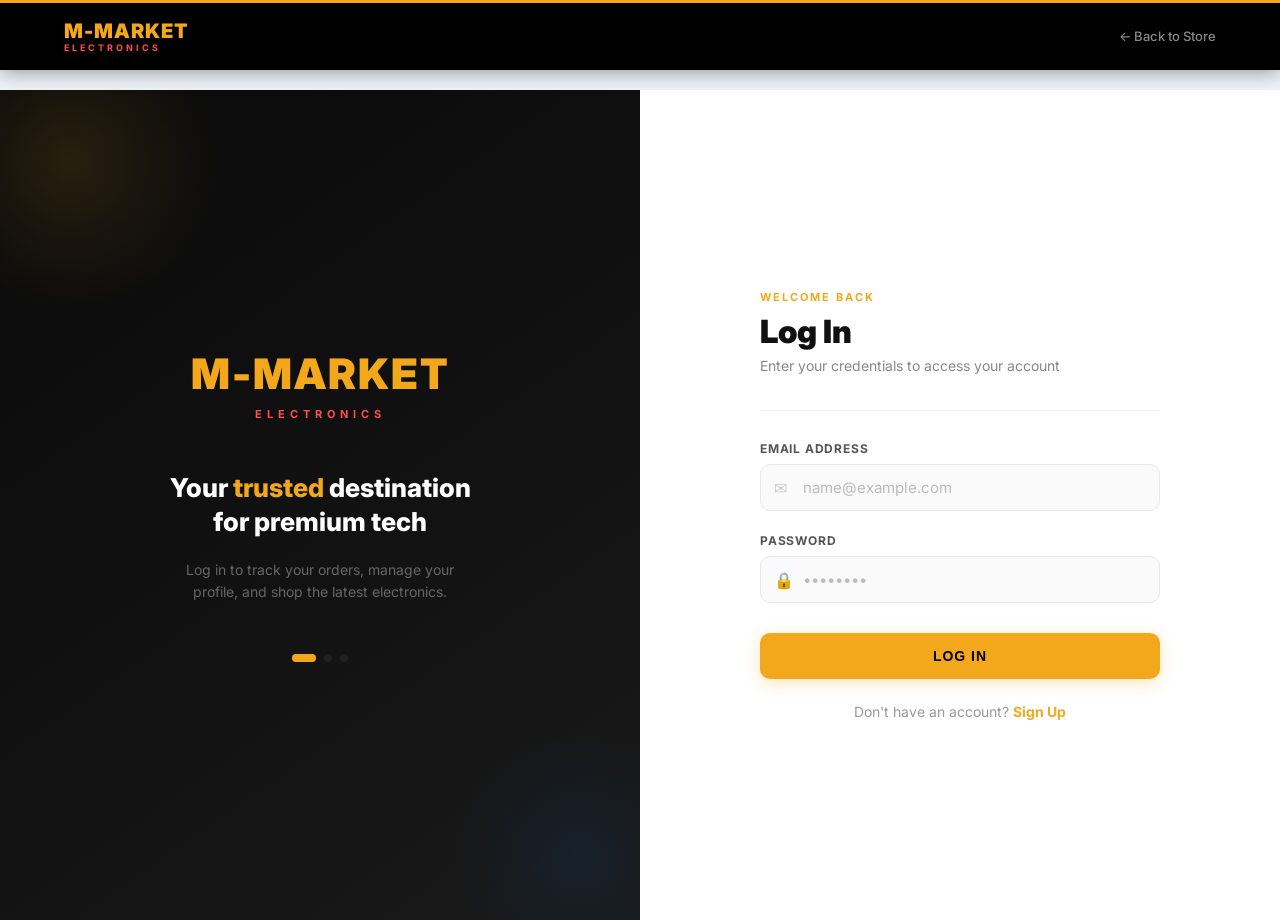
<file: login.html>
<!DOCTYPE html>
<html lang="en">

<head>
  <meta charset="UTF-8">
  <meta name="viewport" content="width=device-width, initial-scale=1.0">
  <title>M-Market | Log In</title>
  <link href="https://fonts.googleapis.com/css2?family=Inter:wght@400;500;600;700;800;900&display=swap"
    rel="stylesheet">
  <link rel="stylesheet" href="css/login.css">
</head>
<body>
  <!-- HEADER -->
  <header class="site-header">
    <div class="container">
      <div class="brand">
        <a href="index.html" class="logo-link">M-MARKET</a>
        <span class="logo-subtext">ELECTRONICS</span>
      </div>
      <a href="index.html" class="back-home">← Back to Store</a>
    </div>
  </header>
  < <div class="page-wrapper">
    <!-- LEFT — dark brand side -->
    <div class="brand-panel">
      <div class="brand-panel-logo">M-MARKET</div>
      <div class="brand-panel-sub">Electronics</div>
      <h2 class="brand-panel-tagline">
        Your <span>trusted</span> destination for premium tech
      </h2>
      <p class="brand-panel-desc">
        Log in to track your orders, manage your profile, and shop the latest electronics.
      </p>
      <div class="brand-panel-dots">
        <span></span><span></span><span></span>
      </div>
    </div>
    <!-- RIGHT — white form side -->
    <div class="form-panel">
      <div class="form-inner">
        <p class="form-eyebrow">Welcome back</p>
        <h1 class="form-title">Log In</h1>
        <p class="form-subtitle">Enter your credentials to access your account</p>
        <div class="form-divider"></div>
        <form id="login-form" action="#">
          <div class="form-group">
            <label for="email">Email Address</label>
            <div class="input-wrap">
              <span class="input-icon">✉</span>
              <input type="email" name="email" id="email" placeholder="name@example.com" required autocomplete="email">
            </div>
          </div>
          <div class="form-group">
            <label for="password">Password</label>
            <div class="input-wrap">
              <span class="input-icon">🔒</span>
              <input type="password" name="password" id="password" placeholder="••••••••" required
                autocomplete="current-password">
            </div>
          </div>
          <button type="submit" class="submit-btn" id="login-btn">Log In</button>
          <p class="auth-footer">
            Don't have an account? <a href="registration.html">Sign Up</a>
          </p>
        </form>
      </div>
    </div>
    </div>
    <script src="javaScript/login.js"></script>
</body>
</html>
</file>
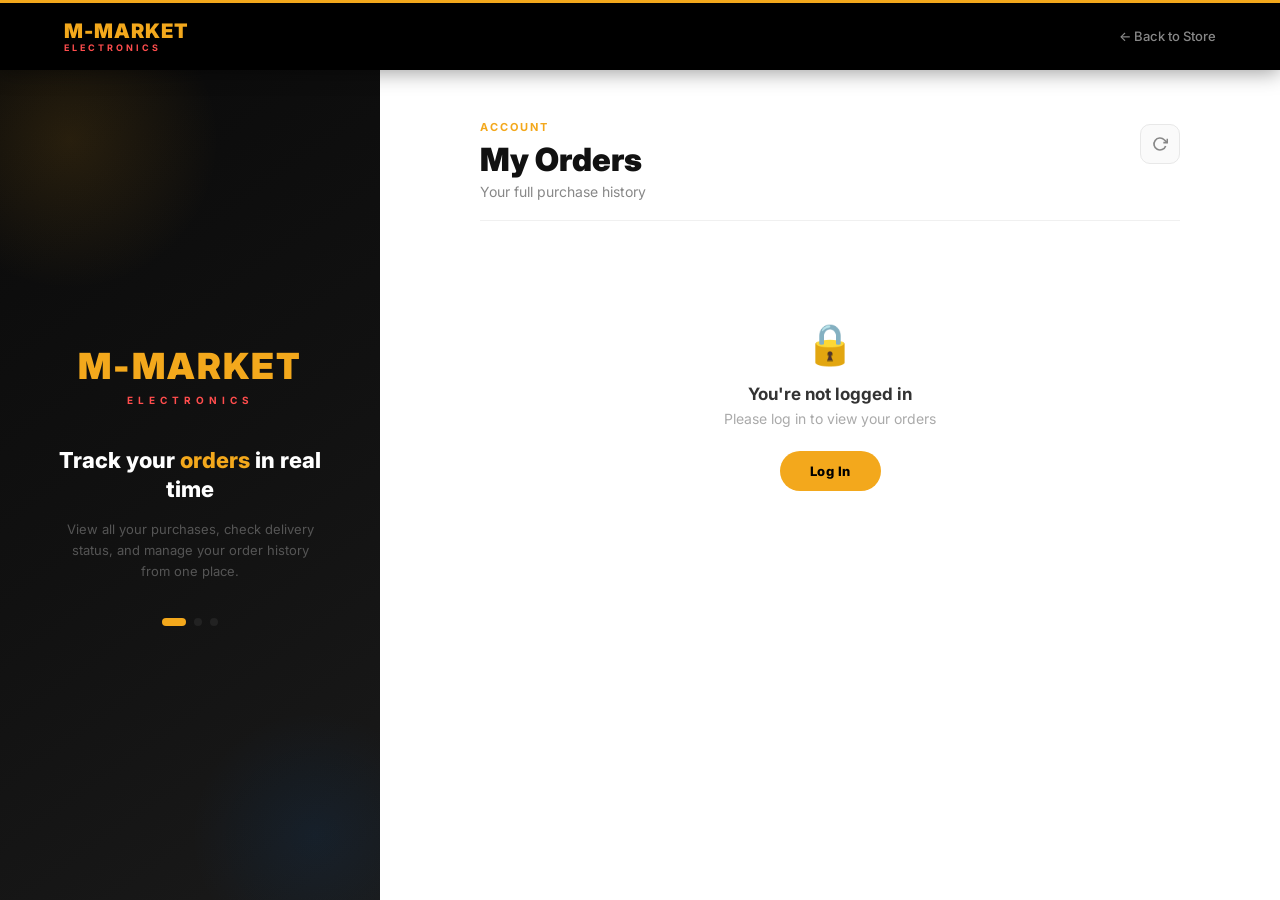
<file: myOrder.html>
<!DOCTYPE html>
<html lang="en">
<head>
  <meta charset="UTF-8">
  <meta name="viewport" content="width=device-width, initial-scale=1.0">
  <title>M-Market | My Orders</title>
  <link href="https://fonts.googleapis.com/css2?family=Inter:wght@400;500;600;700;800;900&display=swap" rel="stylesheet">
  <link rel="stylesheet" href="css/myOrders.css">
</head>
<body>

  <!-- HEADER -->
  <header class="site-header">
    <div class="container">
      <div class="brand">
        <a href="index.html" class="logo-link">M-MARKET</a>
        <span class="logo-subtext">ELECTRONICS</span>
      </div>
      <a href="index.html" class="back-home">← Back to Store</a>
    </div>
  </header>

  <!-- PAGE: left dark panel + right white orders -->
  <div class="page-wrapper">

    <!-- LEFT — dark brand panel -->
    <div class="brand-panel">
      <div class="brand-panel-logo">M-MARKET</div>
      <div class="brand-panel-sub">Electronics</div>
      <h2 class="brand-panel-tagline">
        Track your <span>orders</span> in real time
      </h2>
      <p class="brand-panel-desc">
        View all your purchases, check delivery status, and manage your order history from one place.
      </p>

      <!-- Stats shown after orders load -->
      <div class="side-stats" id="sideStats" style="display:none">
        <div class="side-stat">
          <div class="side-stat-value" id="ss-total">0</div>
          <div class="side-stat-label">Total Orders</div>
        </div>
        <div class="side-stat">
          <div class="side-stat-value" id="ss-pending">0</div>
          <div class="side-stat-label">Pending</div>
        </div>
        <div class="side-stat">
          <div class="side-stat-value" id="ss-shipped">0</div>
          <div class="side-stat-label">Shipped</div>
        </div>
        <div class="side-stat">
          <div class="side-stat-value spent" id="ss-spent">$0</div>
          <div class="side-stat-label">Total Spent</div>
        </div>
      </div>

      <div class="brand-panel-dots">
        <span></span><span></span><span></span>
      </div>
    </div>

    <!-- RIGHT — white orders panel -->
    <div class="orders-panel">
      <div class="orders-inner">

        <div class="orders-header">
          <div>
            <p class="form-eyebrow">Account</p>
            <h1 class="orders-title">My Orders</h1>
            <p class="orders-subtitle">Your full purchase history</p>
          </div>
          <button class="refresh-btn" onclick="loadMyOrders()" title="Refresh">
            <svg width="16" height="16" fill="none" stroke="currentColor" stroke-width="2.5" viewBox="0 0 24 24">
              <polyline points="23 4 23 10 17 10"/>
              <path d="M20.49 15a9 9 0 11-2.12-9.36L23 10"/>
            </svg>
          </button>
        </div>

        <div class="form-divider"></div>

        <!-- JS renders content here -->
        <div id="ordersContent"></div>

      </div>
    </div>

  </div>

  <script src="javaScript/myOrders.js"></script>
</body>
</html>
</file>
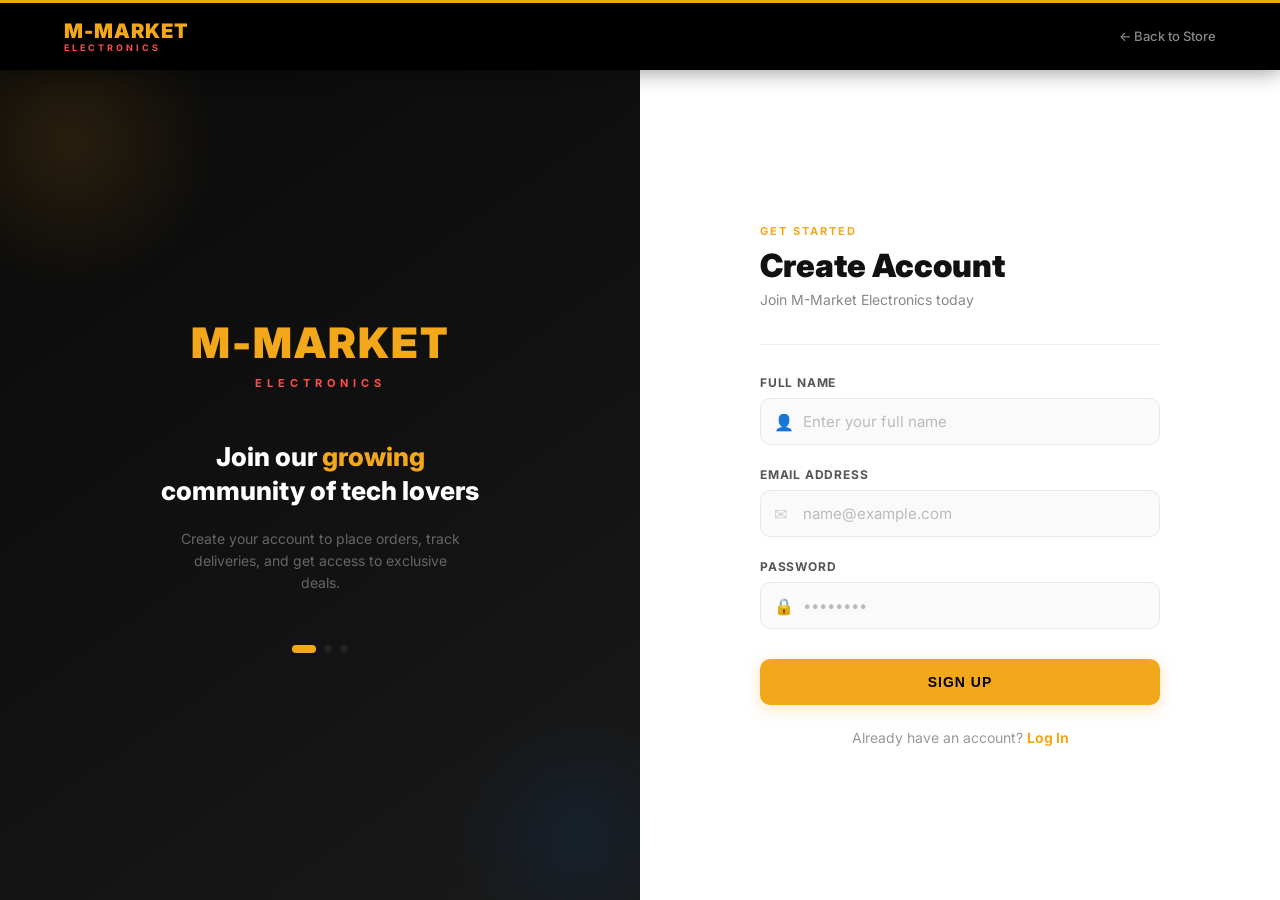
<file: registration.html>
<!DOCTYPE html>
<html lang="en">
<head>
  <meta charset="UTF-8">
  <meta name="viewport" content="width=device-width, initial-scale=1.0">
  <title>M-Market | Register</title>
  <link href="https://fonts.googleapis.com/css2?family=Inter:wght@400;500;600;700;800;900&display=swap" rel="stylesheet">
  <link rel="stylesheet" href="css/registration.css">
</head>
<body>

  <!-- HEADER -->
  <header class="site-header">
    <div class="container">
      <div class="brand">
        <a href="index.html" class="logo-link">M-MARKET</a>
        <span class="logo-subtext">ELECTRONICS</span>
      </div>
      <a href="index.html" class="back-home">← Back to Store</a>
    </div>
  </header>
  <div class="page-wrapper">
    <div class="brand-panel">
      <div class="brand-panel-logo">M-MARKET</div>
      <div class="brand-panel-sub">Electronics</div>
      <h2 class="brand-panel-tagline">
        Join our <span>growing</span> community of tech lovers
      </h2>
      <p class="brand-panel-desc">
        Create your account to place orders, track deliveries, and get access to exclusive deals.
      </p>
      <div class="brand-panel-dots">
        <span></span><span></span><span></span>
      </div>
    </div>

    <div class="form-panel">
      <div class="form-inner">

        <p class="form-eyebrow">Get started</p>
        <h1 class="form-title">Create Account</h1>
        <p class="form-subtitle">Join M-Market Electronics today</p>
        <div class="form-divider"></div>

        <form id="registration-form" action="#">

          <div class="form-group">
            <label for="fullName">Full Name</label>
            <div class="input-wrap">
              <span class="input-icon">👤</span>
              <input
                type="text"
                name="fullName"
                id="fullName"
                placeholder="Enter your full name"
                required
                autocomplete="name"
              >
            </div>
          </div>
          <div class="form-group">
            <label for="email">Email Address</label>
            <div class="input-wrap">
              <span class="input-icon">✉</span>
              <input
                type="email"
                name="email"
                id="email"
                placeholder="name@example.com"
                required
                autocomplete="email"
              >
            </div>
          </div>
          <div class="form-group">
            <label for="password">Password</label>
            <div class="input-wrap">
              <span class="input-icon">🔒</span>
              <input
                type="password"
                name="password"
                id="password"
                placeholder="••••••••"
                required
                autocomplete="new-password"
              >
            </div>
          </div>
          <button type="submit" class="submit-btn" id="register-btn">Sign Up</button>
          <p class="auth-footer">
            Already have an account? <a href="login.html">Log In</a>
          </p>
        </form>
      </div>
    </div>

  </div>
  <script src="javaScript/registration.js"></script>
</body>
</html>
</file>
<file: css/login.css>
/* RESET & BASE */
* {
  margin: 0;
  padding: 0;
  box-sizing: border-box;
}

body {
  font-family: 'Inter', -apple-system, BlinkMacSystemFont, sans-serif;
  -webkit-font-smoothing: antialiased;
  min-height: 100vh;
  background: #f0f4f8;
  display: flex;
  flex-direction: column;
}
/* HEADER */
.site-header {
  position: fixed;
  top: 0;
  width: 100%;
  height: 70px;
  background-color: #000000;
  border-top: 3px solid #f3a81c;
  display: flex;
  align-items: center;
  z-index: 1000;
  box-shadow: 0 2px 20px rgba(0, 0, 0, 0.4);
}

.container {
  width: 90%;
  max-width: 1200px;
  margin: 0 auto;
  display: flex;
  justify-content: space-between;
  align-items: center;
}

.brand {
  display: flex;
  flex-direction: column;
  line-height: 1.2;
}

.logo-link {
  color: #f3a81c;
  text-decoration: none;
  font-size: 20px;
  font-weight: 900;
  letter-spacing: 1px;
  text-transform: uppercase;
}

.logo-subtext {
  display: block;
  font-size: 9px;
  color: #ff4d4d;
  letter-spacing: 3px;
  font-weight: 700;
  text-transform: uppercase;
}

.back-home {
  display: flex;
  align-items: center;
  gap: 6px;
  color: #888;
  text-decoration: none;
  font-size: 13px;
  font-weight: 500;
  transition: color 0.2s;
}

.back-home:hover { color: #f3a81c; }
/* PAGE LAYOUT — split: left brand panel + right form */
.page-wrapper {
  flex: 1;
  display: flex;
  min-height: 100vh;
  padding-top: 70px; /* header height */
}

/* LEFT — dark brand panel */
.brand-panel {
  flex: 1;
  background: linear-gradient(145deg, #0a0a0a 0%, #111 50%, #1a1a1a 100%);
  display: flex;
  flex-direction: column;
  justify-content: center;
  align-items: center;
  padding: 60px 50px;
  position: relative;
  overflow: hidden;
}

.brand-panel::before {
  content: '';
  position: absolute;
  top: -80px; left: -80px;
  width: 300px; height: 300px;
  background: radial-gradient(circle, rgba(243,168,28,0.12) 0%, transparent 70%);
  border-radius: 50%;
}

.brand-panel::after {
  content: '';
  position: absolute;
  bottom: -60px; right: -60px;
  width: 250px; height: 250px;
  background: radial-gradient(circle, rgba(0,123,255,0.08) 0%, transparent 70%);
  border-radius: 50%;
}

.brand-panel-logo {
  font-size: 42px;
  font-weight: 900;
  color: #f3a81c;
  letter-spacing: 2px;
  text-transform: uppercase;
  margin-bottom: 8px;
  position: relative;
  z-index: 1;
}

.brand-panel-sub {
  font-size: 11px;
  color: #ff4d4d;
  letter-spacing: 5px;
  font-weight: 700;
  text-transform: uppercase;
  margin-bottom: 50px;
  position: relative;
  z-index: 1;
}

.brand-panel-tagline {
  font-size: 26px;
  font-weight: 800;
  color: #ffffff;
  line-height: 1.3;
  text-align: center;
  max-width: 320px;
  position: relative;
  z-index: 1;
  margin-bottom: 20px;
}

.brand-panel-tagline span {
  color: #f3a81c;
}

.brand-panel-desc {
  font-size: 14px;
  color: #666;
  text-align: center;
  max-width: 280px;
  line-height: 1.6;
  position: relative;
  z-index: 1;
}

.brand-panel-dots {
  display: flex;
  gap: 8px;
  margin-top: 50px;
  position: relative;
  z-index: 1;
}

.brand-panel-dots span {
  width: 8px;
  height: 8px;
  border-radius: 50%;
  background: #222;
}

.brand-panel-dots span:first-child {
  background: #f3a81c;
  width: 24px;
  border-radius: 4px;
}

/* RIGHT — white form panel */
.form-panel {
  flex: 1;
  background: #ffffff;
  display: flex;
  justify-content: center;
  align-items: center;
  padding: 60px 50px;
}

.form-inner {
  width: 100%;
  max-width: 400px;
}

/* Form header */
.form-eyebrow {
  font-size: 11px;
  font-weight: 700;
  letter-spacing: 2px;
  text-transform: uppercase;
  color: #f3a81c;
  margin-bottom: 10px;
}

.form-title {
  font-size: 32px;
  font-weight: 900;
  color: #111;
  margin-bottom: 8px;
  line-height: 1.1;
}

.form-subtitle {
  font-size: 14px;
  color: #888;
  margin-bottom: 36px;
}

/* Divider */
.form-divider {
  height: 1px;
  background: #f0f0f0;
  margin-bottom: 30px;
}

/* Form groups */
.form-group {
  margin-bottom: 22px;
}

.form-group label {
  display: block;
  font-size: 12px;
  font-weight: 700;
  text-transform: uppercase;
  letter-spacing: 0.8px;
  color: #555;
  margin-bottom: 8px;
}

.input-wrap {
  position: relative;
}

.input-icon {
  position: absolute;
  left: 14px;
  top: 50%;
  transform: translateY(-50%);
  color: #ccc;
  font-size: 16px;
  pointer-events: none;
}

.form-group input {
  width: 100%;
  padding: 13px 14px 13px 42px;
  border: 1.5px solid #e8e8e8;
  border-radius: 10px;
  font-size: 15px;
  color: #111;
  background: #fafafa;
  transition: border-color 0.2s, box-shadow 0.2s, background 0.2s;
  font-family: inherit;
}

.form-group input::placeholder { color: #bbb; }

.form-group input:focus {
  outline: none;
  border-color: #f3a81c;
  background: #fff;
  box-shadow: 0 0 0 4px rgba(243, 168, 28, 0.1);
}

/* Submit button */
.submit-btn {
  width: 100%;
  padding: 15px;
  background: #f3a81c;
  border: none;
  border-radius: 10px;
  color: #000;
  font-size: 14px;
  font-weight: 800;
  text-transform: uppercase;
  letter-spacing: 1px;
  cursor: pointer;
  transition: background 0.2s, transform 0.2s, box-shadow 0.2s;
  margin-top: 8px;
  box-shadow: 0 4px 15px rgba(243, 168, 28, 0.3);
}

.submit-btn:hover {
  background: #e09900;
  transform: translateY(-1px);
  box-shadow: 0 6px 20px rgba(243, 168, 28, 0.4);
}

.submit-btn:disabled {
  opacity: 0.6;
  cursor: not-allowed;
  transform: none;
}

/* Footer text */
.auth-footer {
  text-align: center;
  margin-top: 24px;
  font-size: 14px;
  color: #999;
}

.auth-footer a {
  color: #f3a81c;
  font-weight: 700;
  text-decoration: none;
  transition: opacity 0.2s;
}

.auth-footer a:hover { opacity: 0.8; }

/* Error box (injected by JS) */
#login-error {
  background: #fff0f0;
  color: #c0392b;
  border: 1px solid #f5c6cb;
  border-radius: 8px;
  padding: 12px 16px;
  margin-bottom: 16px;
  font-size: 14px;
  font-weight: 600;
  text-align: center;
}
/* RESPONSIVE */
@media (max-width: 768px) {
  .brand-panel { display: none; }

  .form-panel {
    padding: 40px 24px;
    background: #f0f4f8;
    align-items: flex-start;
    padding-top: 50px;
  }

  .form-inner {
    background: #fff;
    border-radius: 16px;
    padding: 36px 28px;
    box-shadow: 0 10px 40px rgba(0, 0, 0, 0.08);
    width: 100%;
  }
}

@media (max-width: 480px) {
  .site-header { height: 60px; }
  .page-wrapper { padding-top: 60px; }
  .logo-link { font-size: 17px; }
  .form-title { font-size: 26px; }
}
</file>
<file: css/myOrders.css>
/* RESET & BASE */
* {
  margin: 0;
  padding: 0;
  box-sizing: border-box;
}

body {
  font-family: 'Inter', -apple-system, BlinkMacSystemFont, sans-serif;
  -webkit-font-smoothing: antialiased;
  min-height: 100vh;
  background: #f0f4f8;
  display: flex;
  flex-direction: column;
}
/* HEADER */
.site-header {
  position: fixed;
  top: 0;
  width: 100%;
  height: 70px;
  background-color: #000000;
  border-top: 3px solid #f3a81c;
  display: flex;
  align-items: center;
  z-index: 1000;
  box-shadow: 0 2px 20px rgba(0, 0, 0, 0.4);
}

.container {
  width: 90%;
  max-width: 1200px;
  margin: 0 auto;
  display: flex;
  justify-content: space-between;
  align-items: center;
}

.brand {
  display: flex;
  flex-direction: column;
  line-height: 1.2;
}

.logo-link {
  color: #f3a81c;
  text-decoration: none;
  font-size: 20px;
  font-weight: 900;
  letter-spacing: 1px;
  text-transform: uppercase;
}

.logo-subtext {
  display: block;
  font-size: 9px;
  color: #ff4d4d;
  letter-spacing: 3px;
  font-weight: 700;
  text-transform: uppercase;
}

.back-home {
  display: flex;
  align-items: center;
  gap: 6px;
  color: #888;
  text-decoration: none;
  font-size: 13px;
  font-weight: 500;
  transition: color 0.2s;
}

.back-home:hover {
  color: #f3a81c;
}

/* PAGE LAYOUT — left dark panel + right white panel */
.page-wrapper {
  flex: 1;
  display: flex;
  min-height: 100vh;
  padding-top: 70px;
}

/* LEFT — dark brand panel */
.brand-panel {
  width: 380px;
  flex-shrink: 0;
  background: linear-gradient(145deg, #0a0a0a 0%, #111 50%, #1a1a1a 100%);
  display: flex;
  flex-direction: column;
  justify-content: center;
  align-items: center;
  padding: 60px 40px;
  position: sticky;
  top: 70px;
  height: calc(100vh - 70px);
  overflow: hidden;
}

.brand-panel::before {
  content: '';
  position: absolute;
  top: -80px;
  left: -80px;
  width: 300px;
  height: 300px;
  background: radial-gradient(circle, rgba(243, 168, 28, 0.12) 0%, transparent 70%);
  border-radius: 50%;
}

.brand-panel::after {
  content: '';
  position: absolute;
  bottom: -60px;
  right: -60px;
  width: 250px;
  height: 250px;
  background: radial-gradient(circle, rgba(0, 123, 255, 0.08) 0%, transparent 70%);
  border-radius: 50%;
}

.brand-panel-logo {
  font-size: 36px;
  font-weight: 900;
  color: #f3a81c;
  letter-spacing: 2px;
  text-transform: uppercase;
  margin-bottom: 6px;
  position: relative;
  z-index: 1;
}

.brand-panel-sub {
  font-size: 10px;
  color: #ff4d4d;
  letter-spacing: 5px;
  font-weight: 700;
  text-transform: uppercase;
  margin-bottom: 40px;
  position: relative;
  z-index: 1;
}

.brand-panel-tagline {
  font-size: 22px;
  font-weight: 800;
  color: #ffffff;
  line-height: 1.3;
  text-align: center;
  max-width: 280px;
  position: relative;
  z-index: 1;
  margin-bottom: 16px;
}

.brand-panel-tagline span {
  color: #f3a81c;
}

.brand-panel-desc {
  font-size: 13px;
  color: #555;
  text-align: center;
  max-width: 260px;
  line-height: 1.6;
  position: relative;
  z-index: 1;
}

/* Side stats */
.side-stats {
  display: grid;
  grid-template-columns: 1fr 1fr;
  gap: 12px;
  width: 100%;
  max-width: 280px;
  margin-top: 36px;
  position: relative;
  z-index: 1;
}

.side-stat {
  background: rgba(255, 255, 255, 0.04);
  border: 1px solid rgba(255, 255, 255, 0.07);
  border-radius: 10px;
  padding: 14px 16px;
  text-align: center;
}

.side-stat-value {
  font-size: 22px;
  font-weight: 900;
  color: #ffffff;
  line-height: 1;
  margin-bottom: 4px;
}

.side-stat-value.spent {
  color: #f3a81c;
}

.side-stat-label {
  font-size: 10px;
  font-weight: 700;
  color: #444;
  text-transform: uppercase;
  letter-spacing: 0.8px;
}

.brand-panel-dots {
  display: flex;
  gap: 8px;
  margin-top: 36px;
  position: relative;
  z-index: 1;
}

.brand-panel-dots span {
  width: 8px;
  height: 8px;
  border-radius: 50%;
  background: #222;
}

.brand-panel-dots span:first-child {
  background: #f3a81c;
  width: 24px;
  border-radius: 4px;
}

/* RIGHT — white orders panel */
.orders-panel {
  flex: 1;
  background: #ffffff;
  min-height: calc(100vh - 70px);
  padding: 50px 50px 80px;
  overflow-y: auto;
}

.orders-inner {
  max-width: 700px;
  margin: 0 auto;
}

/* Orders header row */
.orders-header {
  display: flex;
  align-items: flex-start;
  justify-content: space-between;
  margin-bottom: 8px;
}

.form-eyebrow {
  font-size: 11px;
  font-weight: 700;
  letter-spacing: 2px;
  text-transform: uppercase;
  color: #f3a81c;
  margin-bottom: 8px;
}

.orders-title {
  font-size: 32px;
  font-weight: 900;
  color: #111;
  line-height: 1.1;
  margin-bottom: 6px;
}

.orders-subtitle {
  font-size: 14px;
  color: #888;
}

.refresh-btn {
  width: 40px;
  height: 40px;
  border-radius: 10px;
  border: 1.5px solid #e8e8e8;
  background: #fafafa;
  cursor: pointer;
  display: flex;
  align-items: center;
  justify-content: center;
  color: #888;
  transition: all 0.2s;
  flex-shrink: 0;
  margin-top: 4px;
}

.refresh-btn:hover {
  border-color: #f3a81c;
  color: #f3a81c;
  background: #fffbf0;
}

.form-divider {
  height: 1px;
  background: #f0f0f0;
  margin: 20px 0 28px;
}

/* STATES — loading / empty / error / login prompt */
.state-box {
  text-align: center;
  padding: 70px 20px;
}

.state-spinner {
  width: 36px;
  height: 36px;
  border: 3px solid #f0f0f0;
  border-top-color: #f3a81c;
  border-radius: 50%;
  animation: spin 0.8s linear infinite;
  margin: 0 auto 18px;
}

@keyframes spin {
  to {
    transform: rotate(360deg);
  }
}

.state-icon {
  font-size: 40px;
  margin-bottom: 16px;
}

.state-title {
  font-size: 17px;
  font-weight: 700;
  color: #333;
  margin-bottom: 6px;
}

.state-desc {
  font-size: 14px;
  color: #aaa;
  margin-bottom: 24px;
}

.state-btn {
  display: inline-block;
  background: #f3a81c;
  color: #000;
  padding: 12px 30px;
  border-radius: 50px;
  font-weight: 800;
  font-size: 13px;
  text-decoration: none;
  letter-spacing: 0.5px;
  transition: background 0.2s, transform 0.2s;
  border: none;
  cursor: pointer;
}

.state-btn:hover {
  background: #e09900;
  transform: translateY(-1px);
}

.error-banner {
  background: #fff5f5;
  border: 1px solid #fecaca;
  border-radius: 10px;
  padding: 14px 18px;
  color: #c0392b;
  font-size: 14px;
  font-weight: 600;
  margin-bottom: 20px;
  text-align: center;
}
/* ORDER CARDS */
.orders-list {
  display: flex;
  flex-direction: column;
  gap: 16px;
}

.order-card {
  border: 1.5px solid #f0f0f0;
  border-radius: 14px;
  overflow: hidden;
  transition: border-color 0.2s, box-shadow 0.2s, transform 0.2s;
  background: #fff;
  animation: fadeUp 0.35s ease both;
}

.order-card:hover {
  border-color: #f3a81c;
  box-shadow: 0 6px 24px rgba(243, 168, 28, 0.08);
  transform: translateY(-2px);
}

@keyframes fadeUp {
  from {
    opacity: 0;
    transform: translateY(14px);
  }

  to {
    opacity: 1;
    transform: translateY(0);
  }
}

/* Card header row */
.card-head {
  display: flex;
  align-items: center;
  justify-content: space-between;
  flex-wrap: wrap;
  gap: 10px;
  padding: 14px 18px;
  background: #fafafa;
  border-bottom: 1px solid #f0f0f0;
}

.card-head-left {
  display: flex;
  align-items: center;
  gap: 8px;
}

.card-id-lbl {
  font-size: 10px;
  font-weight: 700;
  color: #bbb;
  text-transform: uppercase;
  letter-spacing: 1px;
}

.card-id-val {
  font-size: 12px;
  font-weight: 700;
  color: #999;
  font-family: monospace;
}

.card-date {
  font-size: 12px;
  color: #bbb;
  font-weight: 500;
}

/* Status badge */
.status-badge {
  display: inline-flex;
  align-items: center;
  gap: 5px;
  padding: 4px 12px;
  border-radius: 20px;
  font-size: 11px;
  font-weight: 700;
  text-transform: uppercase;
  letter-spacing: 0.5px;
}

.status-badge::before {
  content: '';
  width: 6px;
  height: 6px;
  border-radius: 50%;
}

.badge-pending {
  background: #fffbeb;
  color: #d97706;
  border: 1px solid #fde68a;
}

.badge-pending::before {
  background: #d97706;
}

.badge-paid {
  background: #f0fdf4;
  color: #16a34a;
  border: 1px solid #bbf7d0;
}

.badge-paid::before {
  background: #16a34a;
}

.badge-shipped {
  background: #eff6ff;
  color: #2563eb;
  border: 1px solid #bfdbfe;
}

.badge-shipped::before {
  background: #2563eb;
}

.badge-cancelled {
  background: #fff5f5;
  color: #dc2626;
  border: 1px solid #fecaca;
}

.badge-cancelled::before {
  background: #dc2626;
}

.badge-default {
  background: #f9fafb;
  color: #6b7280;
  border: 1px solid #e5e7eb;
}

.badge-default::before {
  background: #6b7280;
}

/* Card body */
.card-body {
  display: flex;
  align-items: center;
  gap: 18px;
  padding: 18px;
  flex-wrap: wrap;
}

.card-img {
  width: 80px;
  height: 80px;
  border-radius: 10px;
  border: 1.5px solid #f0f0f0;
  background: #fafafa;
  overflow: hidden;
  flex-shrink: 0;
  display: flex;
  align-items: center;
  justify-content: center;
}

.card-img img {
  width: 100%;
  height: 100%;
  object-fit: contain;
}

.card-img-placeholder {
  font-size: 28px;
}

.card-info {
  flex: 1;
  min-width: 160px;
}

.card-product-name {
  font-size: 16px;
  font-weight: 800;
  color: #111;
  margin-bottom: 8px;
  line-height: 1.3;
}

.card-meta {
  display: flex;
  flex-wrap: wrap;
  gap: 6px;
}

.meta-tag {
  background: #f8f9fa;
  border: 1px solid #e9ecef;
  border-radius: 6px;
  padding: 3px 9px;
  font-size: 11px;
  color: #666;
  font-weight: 500;
}

.meta-tag b {
  color: #333;
  font-weight: 700;
}

.card-price-block {
  text-align: right;
  flex-shrink: 0;
}

.card-price-lbl {
  font-size: 10px;
  font-weight: 700;
  color: #bbb;
  text-transform: uppercase;
  letter-spacing: 1px;
  margin-bottom: 4px;
}

.card-price-val {
  font-size: 22px;
  font-weight: 900;
  color: #f3a81c;
}

.card-qty {
  font-size: 12px;
  color: #bbb;
  margin-top: 3px;
}

/* RESPONSIVE */
@media (max-width: 900px) {
  .brand-panel {
    display: none;
  }

  .orders-panel {
    padding: 40px 24px 60px;
    background: #f0f4f8;
  }

  .orders-inner {
    background: #fff;
    border-radius: 16px;
    padding: 32px 24px;
    box-shadow: 0 10px 40px rgba(0, 0, 0, 0.07);
  }
}

@media (max-width: 480px) {
  .site-header {
    height: 60px;
  }

  .page-wrapper {
    padding-top: 60px;
  }

  .orders-title {
    font-size: 26px;
  }

  .card-body {
    flex-direction: column;
    align-items: flex-start;
  }

  .card-price-block {
    text-align: left;
  }

  .card-head {
    flex-direction: column;
    align-items: flex-start;
  }
}
</file>
<file: css/registration.css>
/* RESET & BASE */
* {
  margin: 0;
  padding: 0;
  box-sizing: border-box;
}

body {
  font-family: 'Inter', -apple-system, BlinkMacSystemFont, sans-serif;
  -webkit-font-smoothing: antialiased;
  min-height: 100vh;
  background: #f0f4f8;
  display: flex;
  flex-direction: column;
}

/* HEADER */
.site-header {
  position: fixed;
  top: 0;
  width: 100%;
  height: 70px;
  background-color: #000000;
  border-top: 3px solid #f3a81c;
  display: flex;
  align-items: center;
  z-index: 1000;
  box-shadow: 0 2px 20px rgba(0, 0, 0, 0.4);
}

.container {
  width: 90%;
  max-width: 1200px;
  margin: 0 auto;
  display: flex;
  justify-content: space-between;
  align-items: center;
}

.brand {
  display: flex;
  flex-direction: column;
  line-height: 1.2;
}

.logo-link {
  color: #f3a81c;
  text-decoration: none;
  font-size: 20px;
  font-weight: 900;
  letter-spacing: 1px;
  text-transform: uppercase;
}

.logo-subtext {
  display: block;
  font-size: 9px;
  color: #ff4d4d;
  letter-spacing: 3px;
  font-weight: 700;
  text-transform: uppercase;
}

.back-home {
  display: flex;
  align-items: center;
  gap: 6px;
  color: #888;
  text-decoration: none;
  font-size: 13px;
  font-weight: 500;
  transition: color 0.2s;
}

.back-home:hover { color: #f3a81c; }
/* PAGE LAYOUT — split: left brand panel + right form */
.page-wrapper {
  flex: 1;
  display: flex;
  min-height: 100vh;
  padding-top: 70px;
}

/* LEFT — dark brand panel */
.brand-panel {
  flex: 1;
  background: linear-gradient(145deg, #0a0a0a 0%, #111 50%, #1a1a1a 100%);
  display: flex;
  flex-direction: column;
  justify-content: center;
  align-items: center;
  padding: 60px 50px;
  position: relative;
  overflow: hidden;
}

.brand-panel::before {
  content: '';
  position: absolute;
  top: -80px; left: -80px;
  width: 300px; height: 300px;
  background: radial-gradient(circle, rgba(243,168,28,0.12) 0%, transparent 70%);
  border-radius: 50%;
}

.brand-panel::after {
  content: '';
  position: absolute;
  bottom: -60px; right: -60px;
  width: 250px; height: 250px;
  background: radial-gradient(circle, rgba(0,123,255,0.08) 0%, transparent 70%);
  border-radius: 50%;
}

.brand-panel-logo {
  font-size: 42px;
  font-weight: 900;
  color: #f3a81c;
  letter-spacing: 2px;
  text-transform: uppercase;
  margin-bottom: 8px;
  position: relative;
  z-index: 1;
}

.brand-panel-sub {
  font-size: 11px;
  color: #ff4d4d;
  letter-spacing: 5px;
  font-weight: 700;
  text-transform: uppercase;
  margin-bottom: 50px;
  position: relative;
  z-index: 1;
}

.brand-panel-tagline {
  font-size: 26px;
  font-weight: 800;
  color: #ffffff;
  line-height: 1.3;
  text-align: center;
  max-width: 320px;
  position: relative;
  z-index: 1;
  margin-bottom: 20px;
}

.brand-panel-tagline span { color: #f3a81c; }

.brand-panel-desc {
  font-size: 14px;
  color: #666;
  text-align: center;
  max-width: 280px;
  line-height: 1.6;
  position: relative;
  z-index: 1;
}

.brand-panel-dots {
  display: flex;
  gap: 8px;
  margin-top: 50px;
  position: relative;
  z-index: 1;
}

.brand-panel-dots span {
  width: 8px;
  height: 8px;
  border-radius: 50%;
  background: #222;
}

.brand-panel-dots span:first-child {
  background: #f3a81c;
  width: 24px;
  border-radius: 4px;
}

/* RIGHT — white form panel */
.form-panel {
  flex: 1;
  background: #ffffff;
  display: flex;
  justify-content: center;
  align-items: center;
  padding: 60px 50px;
}

.form-inner {
  width: 100%;
  max-width: 400px;
}

/* Form header */
.form-eyebrow {
  font-size: 11px;
  font-weight: 700;
  letter-spacing: 2px;
  text-transform: uppercase;
  color: #f3a81c;
  margin-bottom: 10px;
}

.form-title {
  font-size: 32px;
  font-weight: 900;
  color: #111;
  margin-bottom: 8px;
  line-height: 1.1;
}

.form-subtitle {
  font-size: 14px;
  color: #888;
  margin-bottom: 36px;
}

.form-divider {
  height: 1px;
  background: #f0f0f0;
  margin-bottom: 30px;
}

/* Form groups */
.form-group { margin-bottom: 22px; }

.form-group label {
  display: block;
  font-size: 12px;
  font-weight: 700;
  text-transform: uppercase;
  letter-spacing: 0.8px;
  color: #555;
  margin-bottom: 8px;
}

.input-wrap { position: relative; }

.input-icon {
  position: absolute;
  left: 14px;
  top: 50%;
  transform: translateY(-50%);
  color: #ccc;
  font-size: 16px;
  pointer-events: none;
}

.form-group input {
  width: 100%;
  padding: 13px 14px 13px 42px;
  border: 1.5px solid #e8e8e8;
  border-radius: 10px;
  font-size: 15px;
  color: #111;
  background: #fafafa;
  transition: border-color 0.2s, box-shadow 0.2s, background 0.2s;
  font-family: inherit;
}

.form-group input::placeholder { color: #bbb; }

.form-group input:focus {
  outline: none;
  border-color: #f3a81c;
  background: #fff;
  box-shadow: 0 0 0 4px rgba(243, 168, 28, 0.1);
}

/* Submit button */
.submit-btn {
  width: 100%;
  padding: 15px;
  background: #f3a81c;
  border: none;
  border-radius: 10px;
  color: #000;
  font-size: 14px;
  font-weight: 800;
  text-transform: uppercase;
  letter-spacing: 1px;
  cursor: pointer;
  transition: background 0.2s, transform 0.2s, box-shadow 0.2s;
  margin-top: 8px;
  box-shadow: 0 4px 15px rgba(243, 168, 28, 0.3);
}

.submit-btn:hover {
  background: #e09900;
  transform: translateY(-1px);
  box-shadow: 0 6px 20px rgba(243, 168, 28, 0.4);
}

.submit-btn:disabled {
  opacity: 0.6;
  cursor: not-allowed;
  transform: none;
}

/* Footer text */
.auth-footer {
  text-align: center;
  margin-top: 24px;
  font-size: 14px;
  color: #999;
}

.auth-footer a {
  color: #f3a81c;
  font-weight: 700;
  text-decoration: none;
  transition: opacity 0.2s;
}

.auth-footer a:hover { opacity: 0.8; }

/* Error / success messages injected by JS */
#register-error {
  background: #fff0f0;
  color: #c0392b;
  border: 1px solid #f5c6cb;
  border-radius: 8px;
  padding: 12px 16px;
  margin-bottom: 16px;
  font-size: 14px;
  font-weight: 600;
  text-align: center;
}

#register-success {
  background: #f0fff4;
  color: #27ae60;
  border: 1px solid #b2dfdb;
  border-radius: 8px;
  padding: 12px 16px;
  margin-bottom: 16px;
  font-size: 14px;
  font-weight: 600;
  text-align: center;
}
/* RESPONSIVE */
@media (max-width: 768px) {
  .brand-panel { display: none; }

  .form-panel {
    padding: 40px 24px;
    background: #f0f4f8;
    align-items: flex-start;
    padding-top: 50px;
  }

  .form-inner {
    background: #fff;
    border-radius: 16px;
    padding: 36px 28px;
    box-shadow: 0 10px 40px rgba(0, 0, 0, 0.08);
    width: 100%;
  }
}

@media (max-width: 480px) {
  .site-header { height: 60px; }
  .page-wrapper { padding-top: 60px; }
  .logo-link { font-size: 17px; }
  .form-title { font-size: 26px; }
}
</file>
